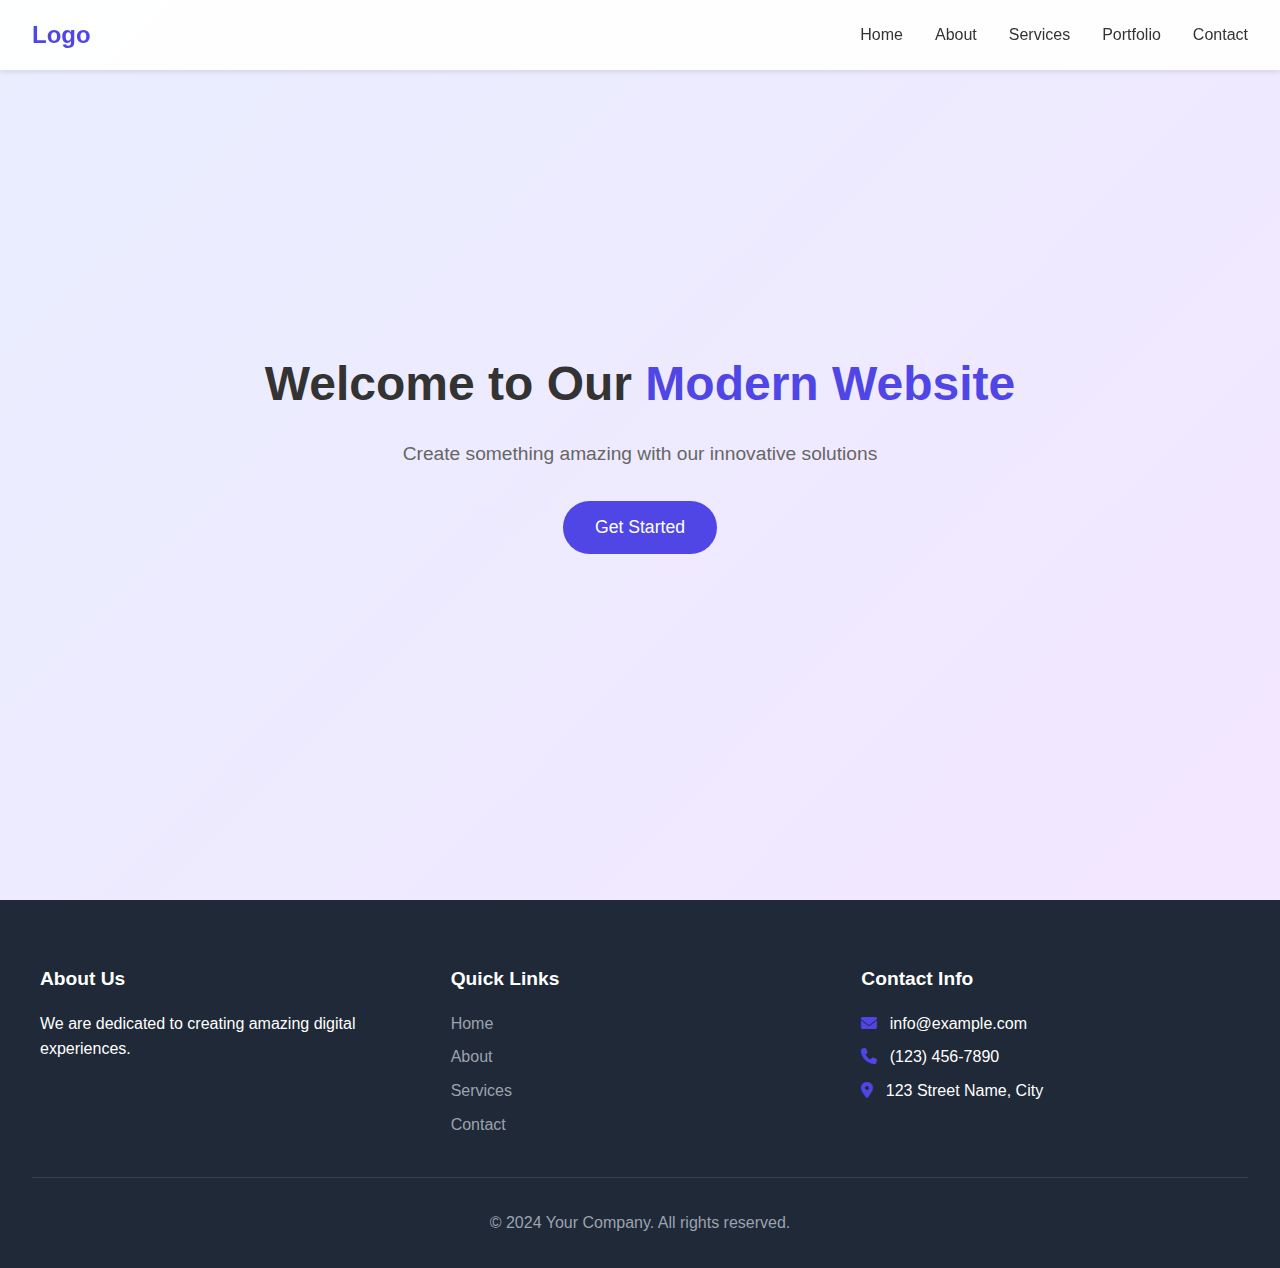
<file: project/index.html>
<!DOCTYPE html>
<html lang="en">
<head>
    <meta charset="UTF-8">
    <meta name="viewport" content="width=device-width, initial-scale=1.0">
    <title>Modern Website</title>
    <link rel="stylesheet" href="styles/style.css">
    <link rel="stylesheet" href="https://cdnjs.cloudflare.com/ajax/libs/font-awesome/6.5.1/css/all.min.css">
</head>
<body>
    <nav class="navbar">
        <div class="nav-logo">
            <a href="#" class="logo">Logo</a>
        </div>
        <div class="nav-toggle" id="navToggle">
            <span></span>
            <span></span>
            <span></span>
        </div>
        <ul class="nav-links">
            <li><a href="#home" class="active">Home</a></li>
            <li><a href="#about">About</a></li>
            <li><a href="#services">Services</a></li>
            <li><a href="#portfolio">Portfolio</a></li>
            <li><a href="#contact">Contact</a></li>
        </ul>
    </nav>

    <!-- Hero Section -->
    <section class="hero" id="home">
        <div class="hero-content">
            <h1>Welcome to Our <span>Modern Website</span></h1>
            <p>Create something amazing with our innovative solutions</p>
            <button class="cta-button" onclick="window.location.href='form.html'">Get Started</button>

        </div>
    </section>

    <!-- Footer -->
    <footer class="footer">
        <div class="footer-content">
            <div class="footer-section">
                <h3>About Us</h3>
                <p>We are dedicated to creating amazing digital experiences.</p>
            </div>
            <div class="footer-section">
                <h3>Quick Links</h3>
                <ul>
                    <li><a href="#home">Home</a></li>
                    <li><a href="#about">About</a></li>
                    <li><a href="#services">Services</a></li>
                    <li><a href="#contact">Contact</a></li>
                </ul>
            </div>
            <div class="footer-section">
                <h3>Contact Info</h3>
                <ul>
                    <li><i class="fas fa-envelope"></i> info@example.com</li>
                    <li><i class="fas fa-phone"></i> (123) 456-7890</li>
                    <li><i class="fas fa-map-marker-alt"></i> 123 Street Name, City</li>
                </ul>
            </div>
        </div>
        <div class="footer-bottom">
            <p>&copy; 2024 Your Company. All rights reserved.</p>
        </div>
    </footer>

    <script src="js/main.js"></script>
</body>
</html>
</file>
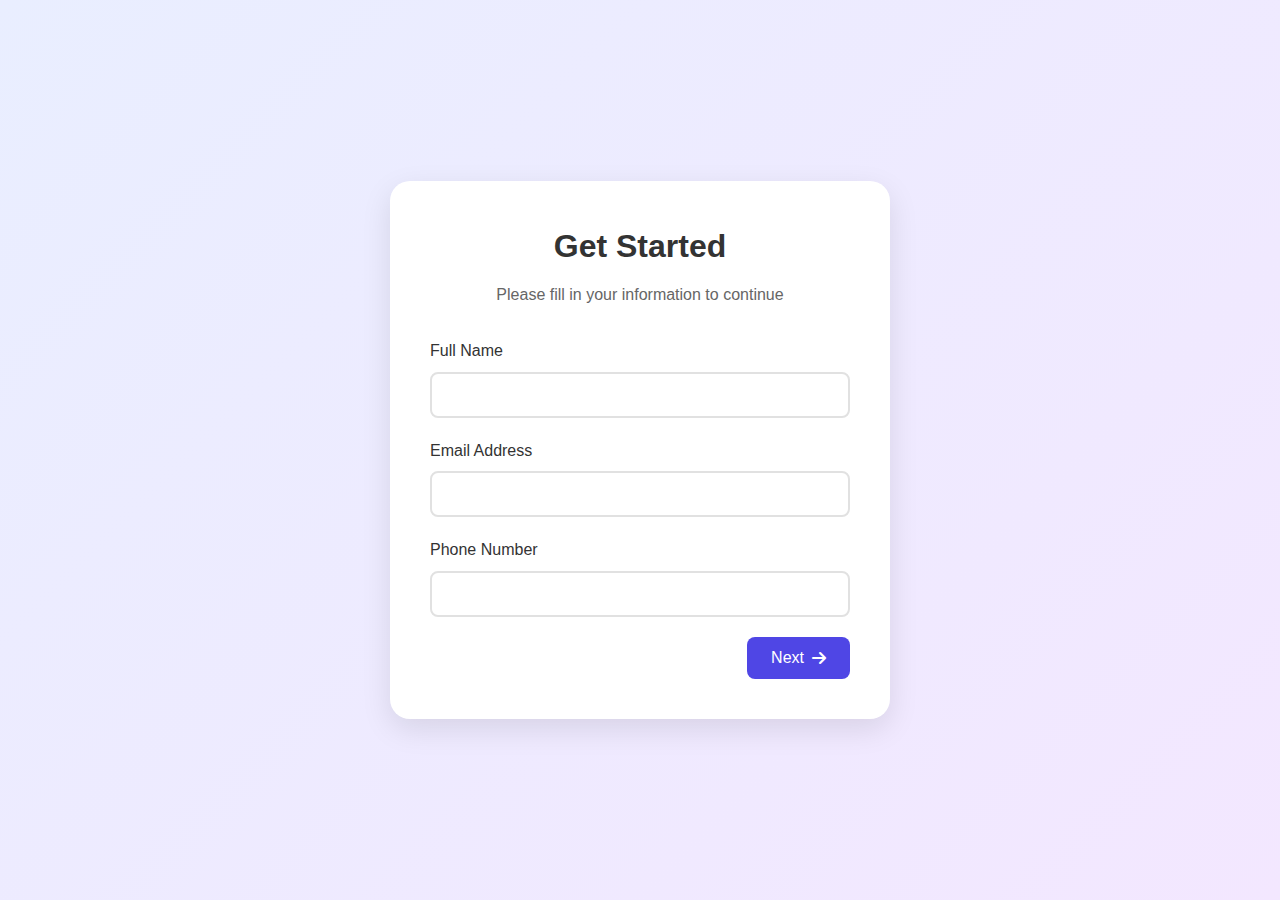
<file: project/form.html>
<!DOCTYPE html>
<html lang="en">
<head>
    <meta charset="UTF-8">
    <meta name="viewport" content="width=device-width, initial-scale=1.0">
    <title>Get Started - User Information</title>
    <link rel="stylesheet" href="styles/style.css">
    <link rel="stylesheet" href="styles/form.css">
    <link rel="stylesheet" href="https://cdnjs.cloudflare.com/ajax/libs/font-awesome/6.5.1/css/all.min.css">
</head>
<body>
    <div class="form-container">
        <div class="form-card">
            <h2>Get Started</h2>
            <p class="form-subtitle">Please fill in your information to continue</p>
            
            <form id="userForm" class="user-form">
                <div class="form-step active" data-step="1">
                    <div class="form-group">
                        <label for="fullName">Full Name</label>
                        <input type="text" id="fullName" name="fullName" required>
                    </div>
                    <div class="form-group">
                        <label for="email">Email Address</label>
                        <input type="email" id="email" name="email" required>
                    </div>
                    <div class="form-group">
                        <label for="phone">Phone Number</label>
                        <input type="tel" id="phone" name="phone" required>
                    </div>
                    <button type="button" class="next-btn" onclick="window.location.href='infoo.html'">Next <i class="fas fa-arrow-right"></i></button>
                </div>

                
            </form>
        </div>
    </div>

    <script src="js/form.js"></script>
</body>
</html>
</file>
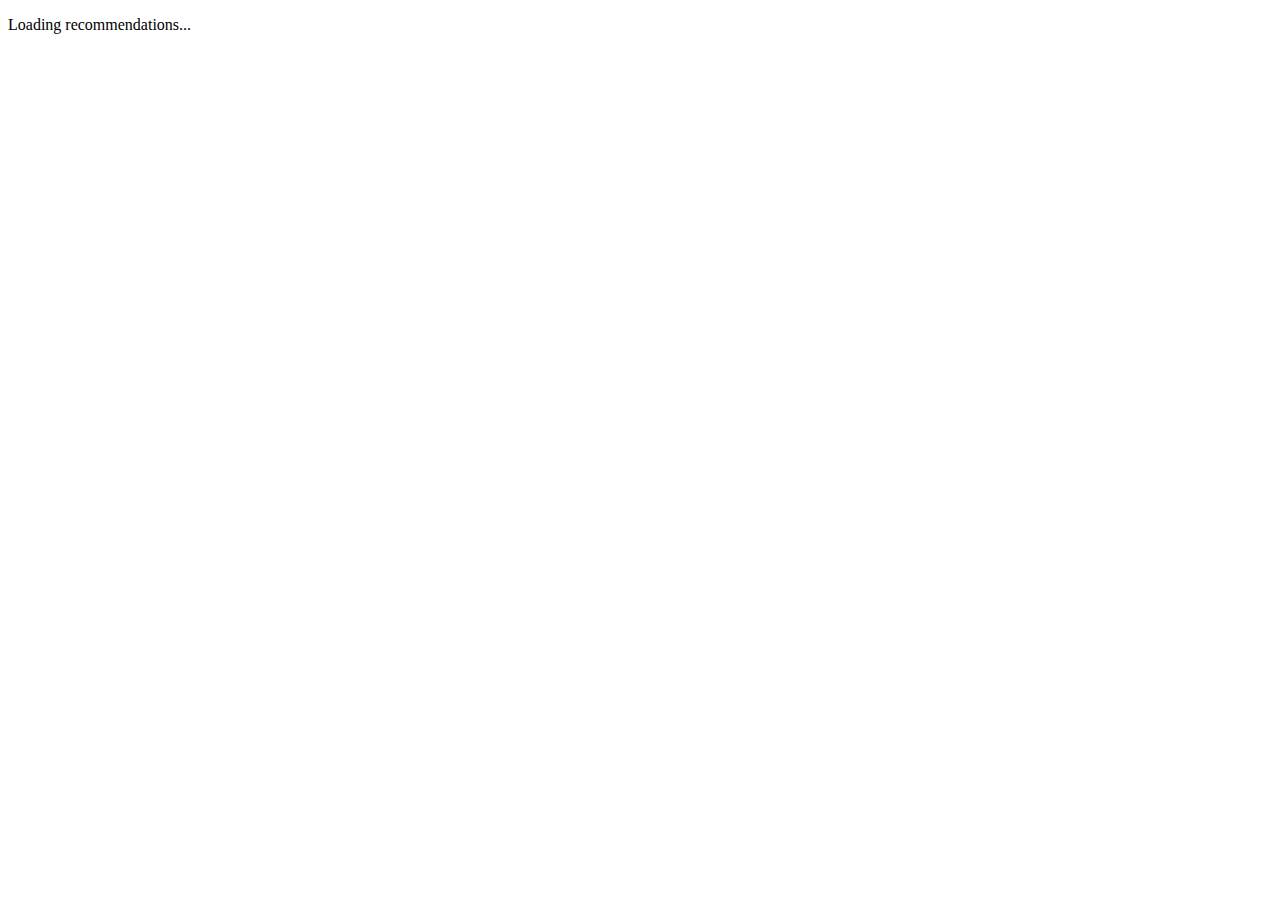
<file: project/output.html>
<!DOCTYPE html>
<html lang="en">
<head>
    <meta charset="UTF-8">
    <meta name="viewport" content="width=device-width, initial-scale=1.0">
</head>
<body>
    <div id="output">
        <p>Loading recommendations...</p>
    </div>
</body>
</html>
</file>
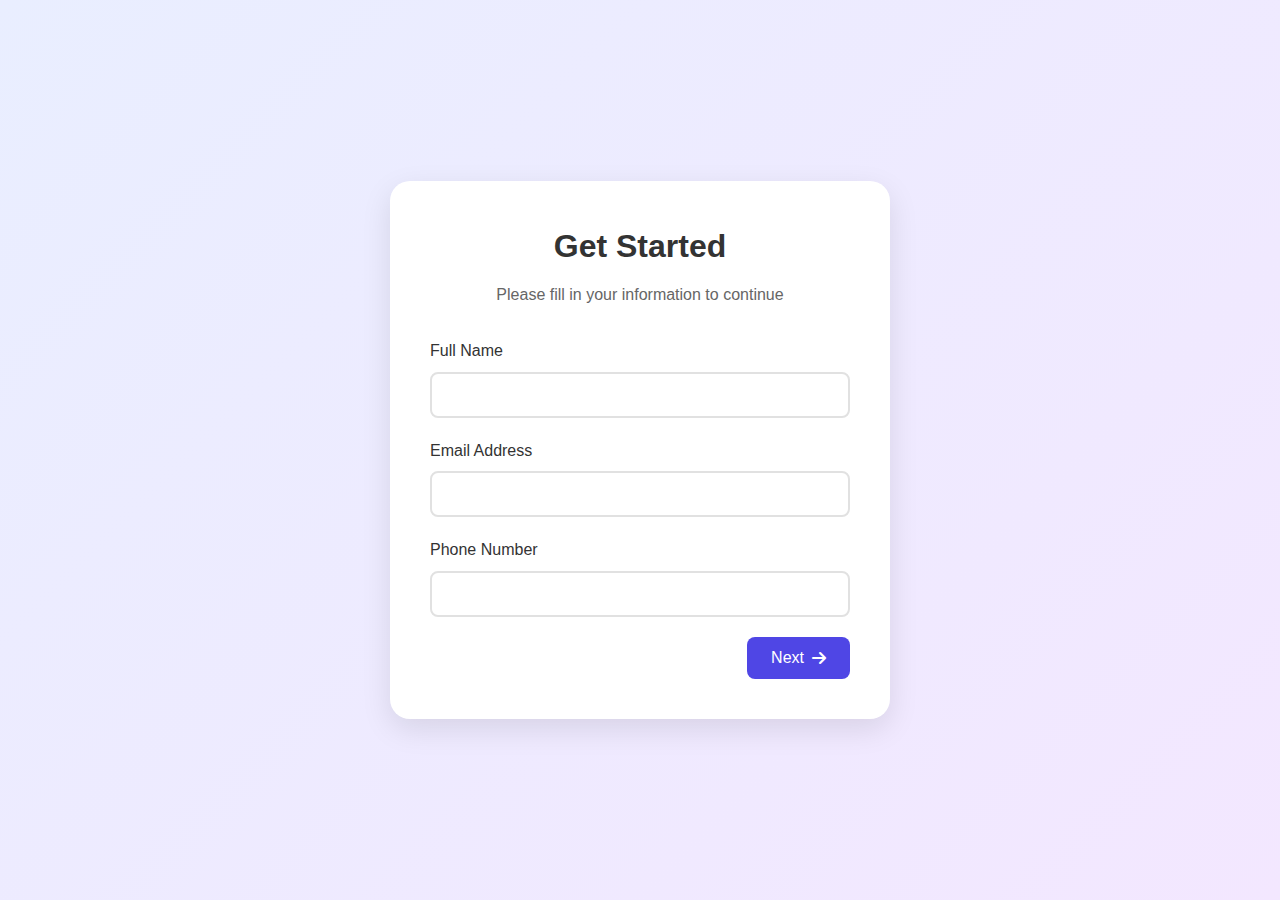
<file: project/FitSync-AI/project/form.html>
<!DOCTYPE html>
<html lang="en">
<head>
    <meta charset="UTF-8">
    <meta name="viewport" content="width=device-width, initial-scale=1.0">
    <title>Get Started - User Information</title>
    <link rel="stylesheet" href="styles/style.css">
    <link rel="stylesheet" href="styles/form.css">
    <link rel="stylesheet" href="https://cdnjs.cloudflare.com/ajax/libs/font-awesome/6.5.1/css/all.min.css">
</head>
<body>
    <div class="form-container">
        <div class="form-card">
            <h2>Get Started</h2>
            <p class="form-subtitle">Please fill in your information to continue</p>
            
            <form id="userForm" class="user-form">
                <div class="form-step active" data-step="1">
                    <div class="form-group">
                        <label for="fullName">Full Name</label>
                        <input type="text" id="fullName" name="fullName" required>
                    </div>
                    <div class="form-group">
                        <label for="email">Email Address</label>
                        <input type="email" id="email" name="email" required>
                    </div>
                    <div class="form-group">
                        <label for="phone">Phone Number</label>
                        <input type="tel" id="phone" name="phone" required>
                    </div>
                    <button type="button" class="next-btn" onclick="nextStep()">Next <i class="fas fa-arrow-right"></i></button>
                </div>

                <div class="form-step" data-step="2">
                    <div class="form-group">
                        <label for="company">Company Name</label>
                        <input type="text" id="company" name="company">
                    </div>
                    <div class="form-group">
                        <label for="jobTitle">Job Title</label>
                        <input type="text" id="jobTitle" name="jobTitle">
                    </div>
                    <div class="form-group">
                        <label for="interest">Area of Interest</label>
                        <select id="interest" name="interest">
                            <option value="">Select an option</option>
                            <option value="development">Web Development</option>
                            <option value="design">Design</option>
                            <option value="marketing">Marketing</option>
                            <option value="other">Other</option>
                        </select>
                    </div>
                    <div class="button-group">
                        <button type="button" class="back-btn" onclick="previousStep()"><i class="fas fa-arrow-left"></i> Back</button>
                        <button type="submit" class="submit-btn">Submit <i class="fas fa-check"></i></button>
                    </div>
                </div>
            </form>
        </div>
    </div>

    <script src="js/form.js"></script>
</body>
</html>
</file>
<file: project/styles/form.css>
.form-container {
  min-height: 100vh;
  display: flex;
  align-items: center;
  justify-content: center;
  background: linear-gradient(135deg, #e9eeff 0%, #f3e7ff 100%);
  padding: 20px;
}

.form-card {
  background: white;
  padding: 40px;
  border-radius: 20px;
  box-shadow: 0 10px 30px rgba(0, 0, 0, 0.1);
  width: 100%;
  max-width: 500px;
  position: relative;
  overflow: hidden;
}

.form-card h2 {
  color: #333;
  margin-bottom: 10px;
  font-size: 2rem;
  text-align: center;
}

.form-subtitle {
  color: #666;
  text-align: center;
  margin-bottom: 30px;
}

.form-group {
  margin-bottom: 20px;
}

.form-group label {
  display: block;
  margin-bottom: 8px;
  color: #333;
  font-weight: 500;
}

.form-group input,
.form-group select {
  width: 100%;
  padding: 12px;
  border: 2px solid #e1e1e1;
  border-radius: 8px;
  font-size: 1rem;
  transition: border-color 0.3s ease;
}

.form-group input:focus,
.form-group select:focus {
  border-color: #4f46e5;
  outline: none;
}

.button-group {
  display: flex;
  gap: 10px;
  margin-top: 30px;
}

.next-btn,
.back-btn,
.submit-btn {
  padding: 12px 24px;
  border: none;
  border-radius: 8px;
  cursor: pointer;
  font-size: 1rem;
  display: flex;
  align-items: center;
  gap: 8px;
  transition: transform 0.3s ease, background-color 0.3s ease;
}

.next-btn,
.submit-btn {
  background: #4f46e5;
  color: white;
  margin-left: auto;
}

.back-btn {
  background: #e1e1e1;
  color: #333;
}

.next-btn:hover,
.back-btn:hover,
.submit-btn:hover {
  transform: translateY(-2px);
}

.form-step {
  display: none;
  animation: fadeIn 0.5s ease forwards;
}

.form-step.active {
  display: block;
}

@keyframes fadeIn {
  from {
    opacity: 0;
    transform: translateX(20px);
  }
  to {
    opacity: 1;
    transform: translateX(0);
  }
}

/* Progress indicator */
.progress-bar {
  display: flex;
  justify-content: center;
  margin-bottom: 30px;
}

.progress-step {
  width: 30px;
  height: 30px;
  border-radius: 50%;
  background: #e1e1e1;
  display: flex;
  align-items: center;
  justify-content: center;
  color: #666;
  position: relative;
  margin: 0 20px;
}

.progress-step.active {
  background: #4f46e5;
  color: white;
}

.progress-step::after {
  content: "";
  position: absolute;
  width: 40px;
  height: 2px;
  background: #e1e1e1;
  right: -40px;
  top: 50%;
  transform: translateY(-50%);
}

.progress-step:last-child::after {
  display: none;
}

/* Error states */
.form-group.error input {
  border-color: #dc2626;
}

.error-message {
  color: #dc2626;
  font-size: 0.875rem;
  margin-top: 5px;
}

/* Success message */
.success-message {
  text-align: center;
  color: #059669;
  margin-top: 20px;
  display: none;
}

/* Responsive design */
@media (max-width: 480px) {
  .form-card {
    padding: 20px;
  }

  .button-group {
    flex-direction: column;
  }

  .next-btn,
  .back-btn,
  .submit-btn {
    width: 100%;
    justify-content: center;
  }
}
</file>
<file: project/FitSync-AI/project/styles/form.css>
.form-container {
  min-height: 100vh;
  display: flex;
  align-items: center;
  justify-content: center;
  background: linear-gradient(135deg, #e9eeff 0%, #f3e7ff 100%);
  padding: 20px;
}

.form-card {
  background: white;
  padding: 40px;
  border-radius: 20px;
  box-shadow: 0 10px 30px rgba(0, 0, 0, 0.1);
  width: 100%;
  max-width: 500px;
  position: relative;
  overflow: hidden;
}

.form-card h2 {
  color: #333;
  margin-bottom: 10px;
  font-size: 2rem;
  text-align: center;
}

.form-subtitle {
  color: #666;
  text-align: center;
  margin-bottom: 30px;
}

.form-group {
  margin-bottom: 20px;
}

.form-group label {
  display: block;
  margin-bottom: 8px;
  color: #333;
  font-weight: 500;
}

.form-group input,
.form-group select {
  width: 100%;
  padding: 12px;
  border: 2px solid #e1e1e1;
  border-radius: 8px;
  font-size: 1rem;
  transition: border-color 0.3s ease;
}

.form-group input:focus,
.form-group select:focus {
  border-color: #4f46e5;
  outline: none;
}

.button-group {
  display: flex;
  gap: 10px;
  margin-top: 30px;
}

.next-btn,
.back-btn,
.submit-btn {
  padding: 12px 24px;
  border: none;
  border-radius: 8px;
  cursor: pointer;
  font-size: 1rem;
  display: flex;
  align-items: center;
  gap: 8px;
  transition: transform 0.3s ease, background-color 0.3s ease;
}

.next-btn,
.submit-btn {
  background: #4f46e5;
  color: white;
  margin-left: auto;
}

.back-btn {
  background: #e1e1e1;
  color: #333;
}

.next-btn:hover,
.back-btn:hover,
.submit-btn:hover {
  transform: translateY(-2px);
}

.form-step {
  display: none;
  animation: fadeIn 0.5s ease forwards;
}

.form-step.active {
  display: block;
}

@keyframes fadeIn {
  from {
    opacity: 0;
    transform: translateX(20px);
  }
  to {
    opacity: 1;
    transform: translateX(0);
  }
}

/* Progress indicator */
.progress-bar {
  display: flex;
  justify-content: center;
  margin-bottom: 30px;
}

.progress-step {
  width: 30px;
  height: 30px;
  border-radius: 50%;
  background: #e1e1e1;
  display: flex;
  align-items: center;
  justify-content: center;
  color: #666;
  position: relative;
  margin: 0 20px;
}

.progress-step.active {
  background: #4f46e5;
  color: white;
}

.progress-step::after {
  content: "";
  position: absolute;
  width: 40px;
  height: 2px;
  background: #e1e1e1;
  right: -40px;
  top: 50%;
  transform: translateY(-50%);
}

.progress-step:last-child::after {
  display: none;
}

/* Error states */
.form-group.error input {
  border-color: #dc2626;
}

.error-message {
  color: #dc2626;
  font-size: 0.875rem;
  margin-top: 5px;
}

/* Success message */
.success-message {
  text-align: center;
  color: #059669;
  margin-top: 20px;
  display: none;
}

/* Responsive design */
@media (max-width: 480px) {
  .form-card {
    padding: 20px;
  }

  .button-group {
    flex-direction: column;
  }

  .next-btn,
  .back-btn,
  .submit-btn {
    width: 100%;
    justify-content: center;
  }
}
</file>
<file: project/styles/style.css>
/* Reset and base styles */
* {
    margin: 0;
    padding: 0;
    box-sizing: border-box;
}

body {
    font-family: 'Arial', sans-serif;
    line-height: 1.6;
}

/* Navbar styles */
.navbar {
    position: fixed;
    top: 0;
    width: 100%;
    background: rgba(255, 255, 255, 0.95);
    padding: 1rem 2rem;
    display: flex;
    justify-content: space-between;
    align-items: center;
    box-shadow: 0 2px 5px rgba(0, 0, 0, 0.1);
    z-index: 1000;
}

.nav-logo .logo {
    font-size: 1.5rem;
    font-weight: bold;
    color: #4f46e5;
    text-decoration: none;
}

.nav-links {
    display: flex;
    list-style: none;
    gap: 2rem;
}

.nav-links a {
    text-decoration: none;
    color: #333;
    font-weight: 500;
    transition: color 0.3s ease;
}

.nav-links a:hover {
    color: #4f46e5;
}

.nav-toggle {
    display: none;
    flex-direction: column;
    gap: 6px;
    cursor: pointer;
}

.nav-toggle span {
    width: 25px;
    height: 2px;
    background-color: #333;
    transition: all 0.3s ease;
}

/* Hero section styles */
.hero {
    height: 100vh;
    display: flex;
    align-items: center;
    justify-content: center;
    background: linear-gradient(135deg, #e9eeff 0%, #f3e7ff 100%);
    padding: 0 2rem;
    text-align: center;
}

.hero-content {
    max-width: 800px;
}

.hero-content h1 {
    font-size: 3rem;
    margin-bottom: 1rem;
    color: #333;
}

.hero-content span {
    color: #4f46e5;
}

.hero-content p {
    font-size: 1.2rem;
    color: #666;
    margin-bottom: 2rem;
}

.cta-button {
    padding: 1rem 2rem;
    font-size: 1.1rem;
    background-color: #4f46e5;
    color: white;
    border: none;
    border-radius: 50px;
    cursor: pointer;
    transition: transform 0.3s ease, background-color 0.3s ease;
}

.cta-button:hover {
    transform: scale(1.05);
    background-color: #4338ca;
}

/* Footer styles */
.footer {
    background-color: #1f2937;
    color: white;
    padding: 4rem 2rem 2rem;
}

.footer-content {
    max-width: 1200px;
    margin: 0 auto;
    display: grid;
    grid-template-columns: repeat(3, 1fr);
    gap: 2rem;
}

.footer-section h3 {
    margin-bottom: 1rem;
    font-size: 1.2rem;
}

.footer-section ul {
    list-style: none;
}

.footer-section ul li {
    margin-bottom: 0.5rem;
}

.footer-section a {
    color: #9ca3af;
    text-decoration: none;
    transition: color 0.3s ease;
}

.footer-section a:hover {
    color: white;
}

.footer-section i {
    margin-right: 0.5rem;
    color: #4f46e5;
}

.footer-bottom {
    margin-top: 2rem;
    padding-top: 2rem;
    text-align: center;
    border-top: 1px solid #374151;
    color: #9ca3af;
}

/* Mobile responsive styles */
@media (max-width: 768px) {
    .nav-toggle {
        display: flex;
    }

    .nav-links {
        display: none;
        position: absolute;
        top: 100%;
        left: 0;
        width: 100%;
        background: white;
        flex-direction: column;
        padding: 1rem;
        gap: 1rem;
        box-shadow: 0 2px 5px rgba(0, 0, 0, 0.1);
    }

    .nav-links.active {
        display: flex;
    }

    .hero-content h1 {
        font-size: 2rem;
    }

    .footer-content {
        grid-template-columns: 1fr;
    }
}

/* Animation classes */
.fade-in {
    animation: fadeIn 0.5s ease forwards;
}

@keyframes fadeIn {
    from {
        opacity: 0;
        transform: translateY(-10px);
    }
    to {
        opacity: 1;
        transform: translateY(0);
    }
}
</file>
<file: project/FitSync-AI/project/styles/style.css>
/* Reset and base styles */
* {
    margin: 0;
    padding: 0;
    box-sizing: border-box;
}

body {
    font-family: 'Arial', sans-serif;
    line-height: 1.6;
}

/* Navbar styles */
.navbar {
    position: fixed;
    top: 0;
    width: 100%;
    background: rgba(255, 255, 255, 0.95);
    padding: 1rem 2rem;
    display: flex;
    justify-content: space-between;
    align-items: center;
    box-shadow: 0 2px 5px rgba(0, 0, 0, 0.1);
    z-index: 1000;
}

.nav-logo .logo {
    font-size: 1.5rem;
    font-weight: bold;
    color: #4f46e5;
    text-decoration: none;
}

.nav-links {
    display: flex;
    list-style: none;
    gap: 2rem;
}

.nav-links a {
    text-decoration: none;
    color: #333;
    font-weight: 500;
    transition: color 0.3s ease;
}

.nav-links a:hover {
    color: #4f46e5;
}

.nav-toggle {
    display: none;
    flex-direction: column;
    gap: 6px;
    cursor: pointer;
}

.nav-toggle span {
    width: 25px;
    height: 2px;
    background-color: #333;
    transition: all 0.3s ease;
}

/* Hero section styles */
.hero {
    height: 100vh;
    display: flex;
    align-items: center;
    justify-content: center;
    background: linear-gradient(135deg, #e9eeff 0%, #f3e7ff 100%);
    padding: 0 2rem;
    text-align: center;
}

.hero-content {
    max-width: 800px;
}

.hero-content h1 {
    font-size: 3rem;
    margin-bottom: 1rem;
    color: #333;
}

.hero-content span {
    color: #4f46e5;
}

.hero-content p {
    font-size: 1.2rem;
    color: #666;
    margin-bottom: 2rem;
}

.cta-button {
    padding: 1rem 2rem;
    font-size: 1.1rem;
    background-color: #4f46e5;
    color: white;
    border: none;
    border-radius: 50px;
    cursor: pointer;
    transition: transform 0.3s ease, background-color 0.3s ease;
}

.cta-button:hover {
    transform: scale(1.05);
    background-color: #4338ca;
}

/* Footer styles */
.footer {
    background-color: #1f2937;
    color: white;
    padding: 4rem 2rem 2rem;
}

.footer-content {
    max-width: 1200px;
    margin: 0 auto;
    display: grid;
    grid-template-columns: repeat(3, 1fr);
    gap: 2rem;
}

.footer-section h3 {
    margin-bottom: 1rem;
    font-size: 1.2rem;
}

.footer-section ul {
    list-style: none;
}

.footer-section ul li {
    margin-bottom: 0.5rem;
}

.footer-section a {
    color: #9ca3af;
    text-decoration: none;
    transition: color 0.3s ease;
}

.footer-section a:hover {
    color: white;
}

.footer-section i {
    margin-right: 0.5rem;
    color: #4f46e5;
}

.footer-bottom {
    margin-top: 2rem;
    padding-top: 2rem;
    text-align: center;
    border-top: 1px solid #374151;
    color: #9ca3af;
}

/* Mobile responsive styles */
@media (max-width: 768px) {
    .nav-toggle {
        display: flex;
    }

    .nav-links {
        display: none;
        position: absolute;
        top: 100%;
        left: 0;
        width: 100%;
        background: white;
        flex-direction: column;
        padding: 1rem;
        gap: 1rem;
        box-shadow: 0 2px 5px rgba(0, 0, 0, 0.1);
    }

    .nav-links.active {
        display: flex;
    }

    .hero-content h1 {
        font-size: 2rem;
    }

    .footer-content {
        grid-template-columns: 1fr;
    }
}

/* Animation classes */
.fade-in {
    animation: fadeIn 0.5s ease forwards;
}

@keyframes fadeIn {
    from {
        opacity: 0;
        transform: translateY(-10px);
    }
    to {
        opacity: 1;
        transform: translateY(0);
    }
}
</file>
